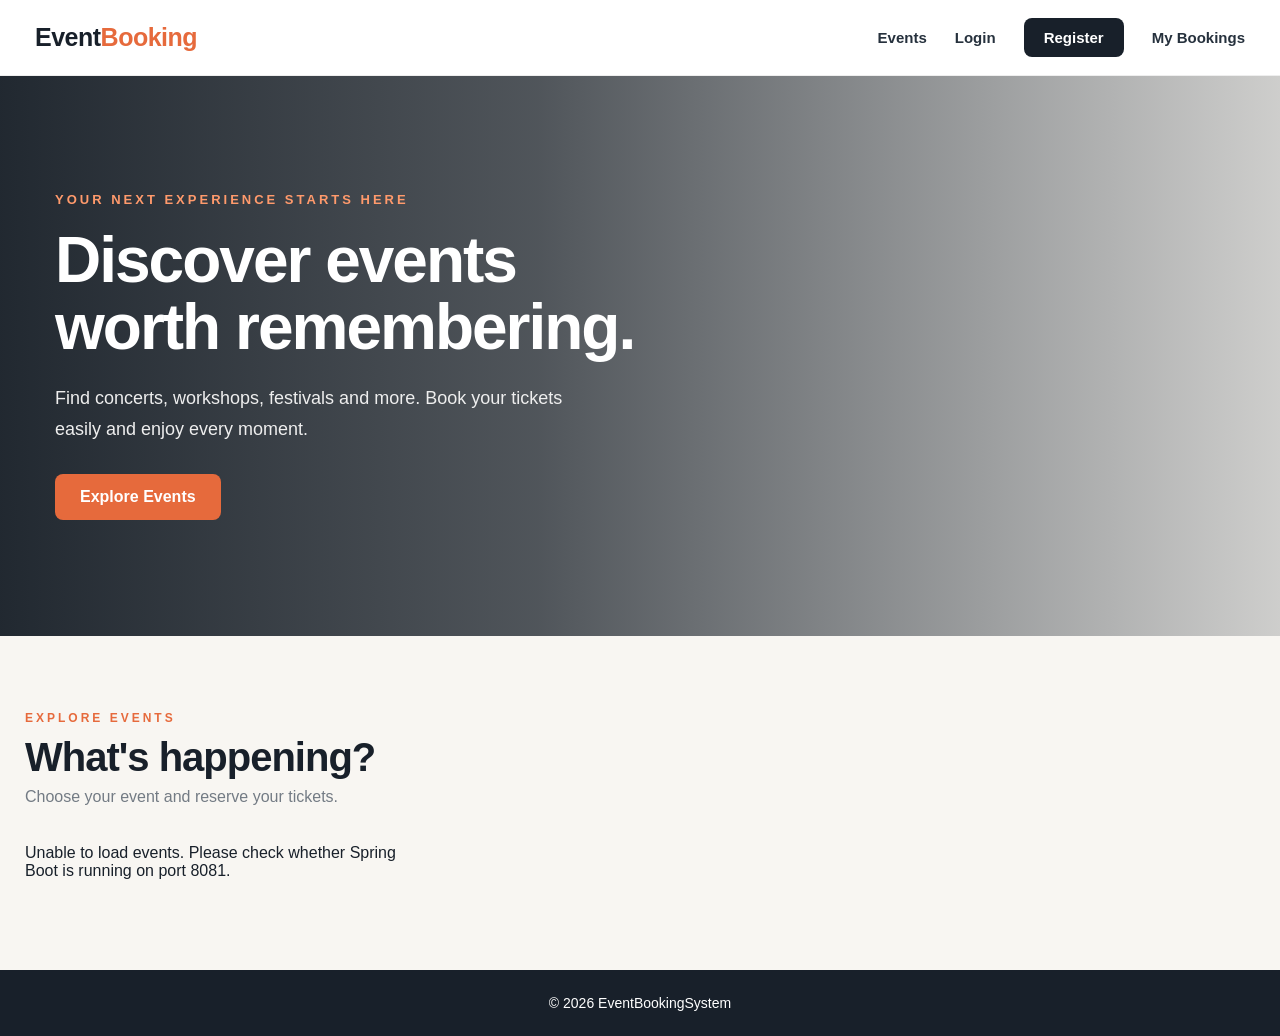
<file: eventbooking/frontend/index.html>
<!DOCTYPE html>
<html lang="en">
<head>
    <meta charset="UTF-8">
    <meta name="viewport" content="width=device-width, initial-scale=1.0">

    <title>EventBookingSystem</title>

    <link rel="stylesheet" href="style.css">
</head>

<body>

<header class="navbar">

    <div class="logo">
        Event<span>Booking</span>
    </div>

    <nav>
        <a href="#events_container">Events</a>
        <a href="login.html">Login</a>
        <a href="register.html" class="register_btn">Register</a>
        <a href="my-bookings.html">My Bookings</a>
    </nav>

</header>


<section class="hero">

    <div class="hero_content">

        <p class="hero_tag">YOUR NEXT EXPERIENCE STARTS HERE</p>

        <h1>
            Discover events<br>
            worth remembering.
        </h1>

        <p class="hero_text">
            Find concerts, workshops, festivals and more.
            Book your tickets easily and enjoy every moment.
        </p>

        <a href="#events_container" class="explore_btn">
            Explore Events
        </a>

    </div>

</section>


<div id="events_container">

    <div class="section_heading">
        <p>EXPLORE EVENTS</p>
        <h2>What's happening?</h2>
        <span>Choose your event and reserve your tickets.</span>
    </div>

    <div id="event_list">
        <!-- Events will come here -->
    </div>

</div>


<footer>
    <p>© 2026 EventBookingSystem</p>
</footer>


<script src="script.js"></script>

</body>
</html>
</file>
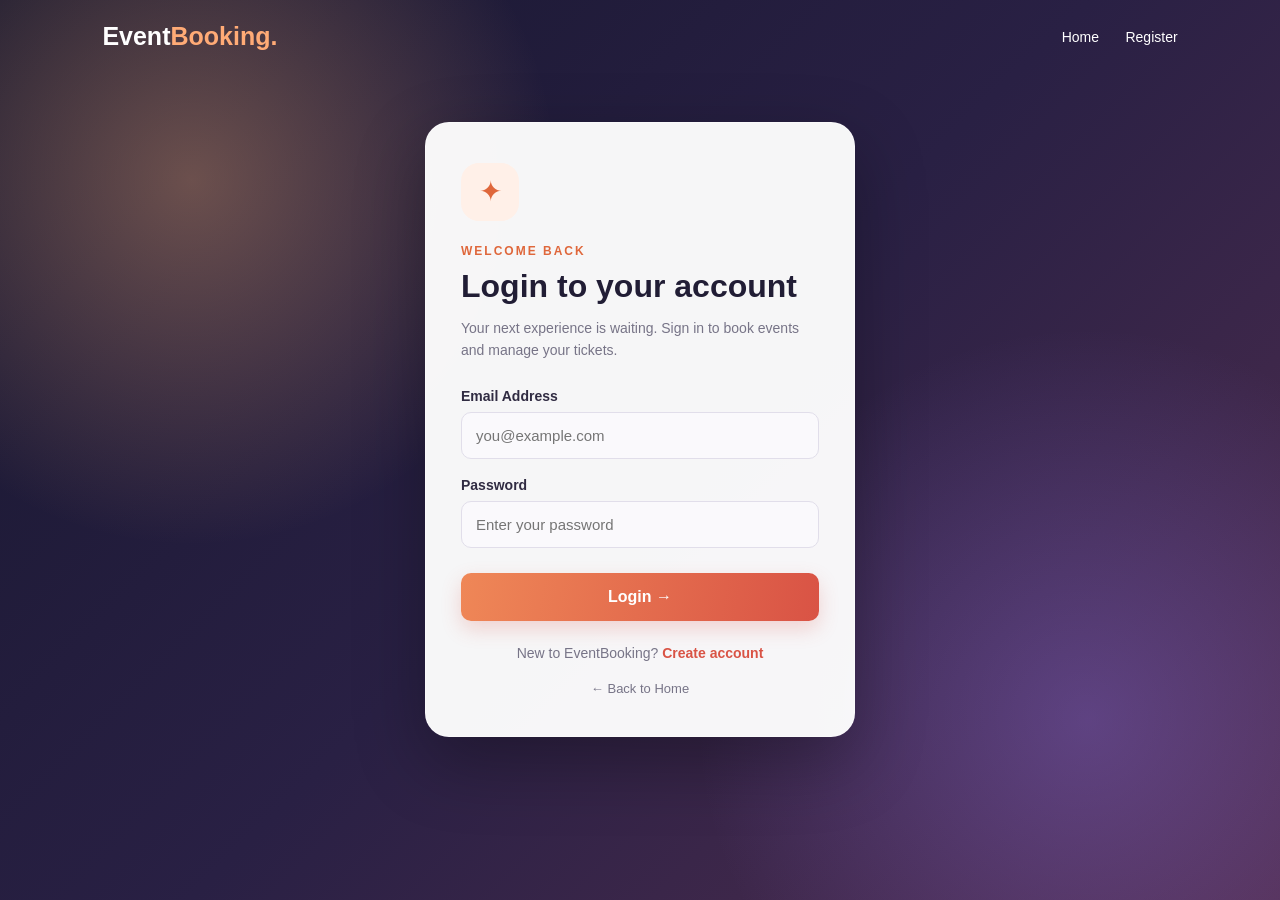
<file: eventbooking/frontend/login.html>
<!DOCTYPE html>
<html lang="en">
<head>
    <meta charset="UTF-8">
    <meta name="viewport" content="width=device-width, initial-scale=1.0">
    <title>Login | EventBooking</title>

    <style>
        * {
            margin: 0;
            padding: 0;
            box-sizing: border-box;
        }

        body {
            min-height: 100vh;
            font-family: Arial, sans-serif;
            background:
                radial-gradient(circle at 15% 20%,
                    rgba(255, 180, 120, 0.35), transparent 28%),
                radial-gradient(circle at 85% 80%,
                    rgba(157, 125, 255, 0.3), transparent 30%),
                linear-gradient(135deg, #17172f, #292044, #512e50);
            color: #222;
        }

        .navbar {
            display: flex;
            justify-content: space-between;
            align-items: center;
            padding: 22px 8%;
            color: white;
        }

        .logo {
            font-size: 25px;
            font-weight: 800;
        }

        .logo span {
            color: #ffab76;
        }

        .navbar a {
            color: white;
            text-decoration: none;
            margin-left: 22px;
            font-size: 14px;
        }

        .navbar a:hover {
            color: #ffab76;
        }

        .page {
            min-height: 82vh;
            display: flex;
            justify-content: center;
            align-items: center;
            padding: 35px 18px 60px;
        }

        .login-card {
            width: 100%;
            max-width: 430px;
            padding: 40px 35px;
            border: 1px solid rgba(255,255,255,0.35);
            border-radius: 24px;
            background: rgba(255,255,255,0.96);
            box-shadow: 0 25px 70px rgba(0,0,0,0.3);
        }

        .icon {
            width: 58px;
            height: 58px;
            display: flex;
            justify-content: center;
            align-items: center;
            margin-bottom: 23px;
            border-radius: 18px;
            background: #fff0e8;
            color: #df673b;
            font-size: 28px;
        }

        .tag {
            margin-bottom: 10px;
            color: #df673b;
            font-size: 12px;
            font-weight: 800;
            letter-spacing: 2px;
        }

        h1 {
            margin-bottom: 12px;
            color: #211d35;
            font-size: 32px;
        }

        .subtitle {
            margin-bottom: 27px;
            color: #777487;
            font-size: 14px;
            line-height: 1.6;
        }

        label {
            display: block;
            margin: 18px 0 8px;
            color: #302b42;
            font-size: 14px;
            font-weight: 700;
        }

        input {
            width: 100%;
            padding: 14px;
            border: 1px solid #e1deea;
            border-radius: 10px;
            outline: none;
            background: #faf9fc;
            font-size: 15px;
            transition: 0.2s;
        }

        input:focus {
            border-color: #e9784c;
            box-shadow: 0 0 0 3px rgba(233,120,76,0.13);
        }

        button {
            width: 100%;
            margin-top: 25px;
            padding: 15px;
            border: none;
            border-radius: 10px;
            background: linear-gradient(100deg, #ef8757, #d95345);
            color: white;
            font-size: 16px;
            font-weight: 700;
            cursor: pointer;
            box-shadow: 0 8px 20px rgba(217,83,69,0.22);
            transition: 0.2s;
        }

        button:hover:not(:disabled) {
            transform: translateY(-2px);
            box-shadow: 0 12px 24px rgba(217,83,69,0.3);
        }

        button:disabled {
            opacity: 0.7;
            cursor: wait;
        }

        #message {
            margin-top: 15px;
            font-size: 13px;
            line-height: 1.5;
            overflow-wrap: anywhere;
        }

        .register-text {
            margin-top: 24px;
            color: #777487;
            text-align: center;
            font-size: 14px;
        }

        .register-text a {
            color: #d95345;
            font-weight: 700;
            text-decoration: none;
        }

        .home-link {
            display: block;
            margin-top: 20px;
            color: #777487;
            text-align: center;
            font-size: 13px;
            text-decoration: none;
        }

        @media (max-width: 480px) {
            .navbar {
                padding: 20px;
            }

            .navbar a {
                margin-left: 10px;
            }

            .login-card {
                padding: 30px 23px;
            }

            h1 {
                font-size: 28px;
            }
        }
    </style>
</head>

<body>

<header class="navbar">
    <div class="logo">Event<span>Booking.</span></div>
    <nav>
        <a href="index.html">Home</a>
        <a href="register.html">Register</a>
    </nav>
</header>

<main class="page">
    <section class="login-card">
        <div class="icon">✦</div>
        <p class="tag">WELCOME BACK</p>
        <h1>Login to your account</h1>
        <p class="subtitle">
            Your next experience is waiting.
            Sign in to book events and manage your tickets.
        </p>

        <form id="loginForm">
            <label for="email">Email Address</label>
            <input type="email" id="email"
                   placeholder="you@example.com" required>

            <label for="password">Password</label>
            <input type="password" id="password"
                   placeholder="Enter your password" required>

            <button type="submit" id="loginButton">Login →</button>
            <p id="message" role="status" aria-live="polite"></p>
        </form>

        <p class="register-text">
            New to EventBooking?
            <a href="register.html">Create account</a>
        </p>

        <a class="home-link" href="index.html">← Back to Home</a>
    </section>
</main>

<script>
    const form = document.getElementById("loginForm");
    const message = document.getElementById("message");
    const button = document.getElementById("loginButton");

    form.addEventListener("submit", async function (e) {
        e.preventDefault();

        const email = document.getElementById("email").value.trim();
        const password = document.getElementById("password").value;

        button.disabled = true;
        button.textContent = "Logging in...";
        message.style.color = "#666";
        message.textContent = "Checking your account...";

        try {
            const params = new URLSearchParams({
                email: email,
                password: password
            });

            const response = await fetch(
                "http://localhost:8081/api/users/login?" +
                params.toString(),
                { method: "POST" }
            );

            if (response.status === 401) {
                throw new Error(
                    "Email or password is incorrect. Register first if you don't have an account."
                );
            }

            if (!response.ok) {
                throw new Error(
                    "Server error (" + response.status +
                    "). Please check the backend."
                );
            }

            const user = await response.json();

            if (user.id == null) {
                throw new Error("User ID was not returned by the server.");
            }

            // Save logged-in user details
            sessionStorage.setItem("loggedInUserId", String(user.id));
            localStorage.setItem("loggedInUserId", String(user.id));

            sessionStorage.setItem(
                "loggedInUserName",
                user.name || ""
            );

            localStorage.setItem(
                "loggedInUserName",
                user.name || ""
            );

            console.log("Login successful. User ID:", user.id);

            message.style.color = "#18834b";
            message.textContent = "Login successful! Opening home page...";

            window.location.href = "index.html";

        } catch (error) {
            message.style.color = "#c62828";
            message.textContent =
                error.message.includes("Failed to fetch")
                    ? "Cannot connect to backend. Make sure Spring Boot is running on port 8081."
                    : error.message;

        } finally {
            button.disabled = false;
            button.textContent = "Login →";
        }
    });
</script>

</body>
</html>
</file>
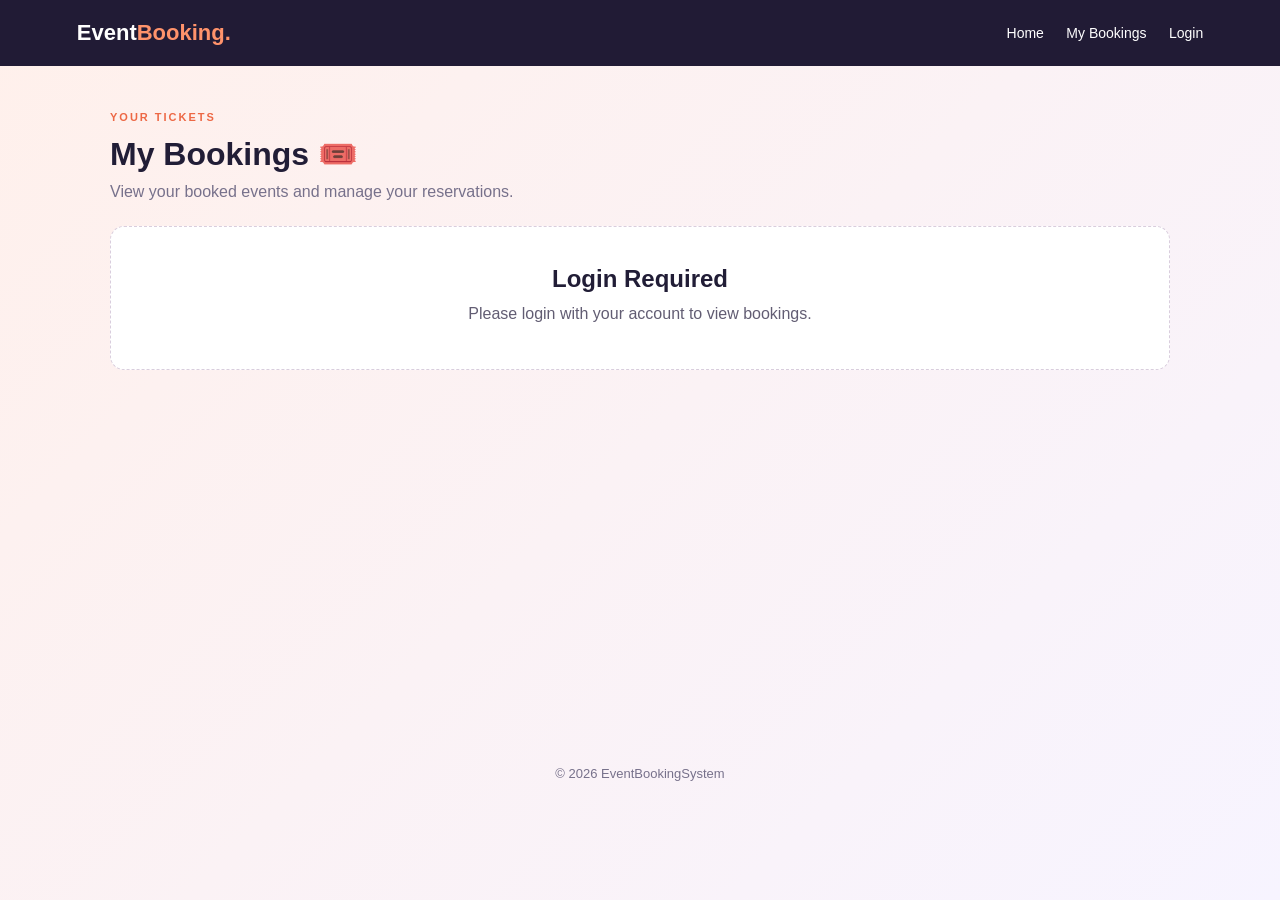
<file: eventbooking/frontend/my-bookings.html>
<!DOCTYPE html>
<html lang="en">
<head>
    <meta charset="UTF-8">
    <meta name="viewport" content="width=device-width, initial-scale=1.0">
    <title>My Bookings | EventBooking</title>

    <style>
        * {
            margin: 0;
            padding: 0;
            box-sizing: border-box;
            font-family: Arial, sans-serif;
        }

        body {
            min-height: 100vh;
            background: linear-gradient(135deg, #fff0eb, #f7f4ff);
            color: #211d36;
        }

        header {
            background: #211b35;
            color: white;
            padding: 20px 6%;
            display: flex;
            justify-content: space-between;
            align-items: center;
            flex-wrap: wrap;
            gap: 12px;
        }

        .logo {
            font-size: 22px;
            font-weight: bold;
        }

        .logo span {
            color: #ff936b;
        }

        nav a {
            color: white;
            text-decoration: none;
            margin-left: 18px;
            font-size: 14px;
        }

        .container {
            max-width: 1100px;
            margin: 45px auto;
            padding: 0 20px;
            min-height: 65vh;
        }

        .subtitle {
            color: #ed6845;
            font-size: 11px;
            font-weight: bold;
            letter-spacing: 2px;
            margin-bottom: 12px;
        }

        h1 {
            font-size: 32px;
            margin-bottom: 10px;
        }

        .description {
            color: #77718b;
            margin-bottom: 25px;
        }

        #status {
            margin: 20px 0;
            color: #625d73;
        }

        #bookingList {
            display: grid;
            grid-template-columns: repeat(auto-fit, minmax(270px, 1fr));
            gap: 20px;
        }

        .booking-card {
            background: white;
            border-radius: 14px;
            padding: 24px;
            border: 1px solid #eee5ef;
            box-shadow: 0 8px 25px #241c3510;
        }

        .booking-card h2 {
            font-size: 20px;
            margin-bottom: 18px;
        }

        .booking-card p {
            margin: 12px 0;
            color: #625d73;
            font-size: 14px;
            overflow-wrap: anywhere;
        }

        .total {
            color: #e96843 !important;
            font-weight: bold;
            font-size: 18px !important;
        }

        button, .explore-btn {
            display: inline-block;
            border: none;
            border-radius: 7px;
            padding: 12px 18px;
            margin-top: 12px;
            background: #e96d49;
            color: white;
            font-weight: bold;
            text-decoration: none;
            cursor: pointer;
        }

        .cancel-btn {
            background: #c83c4a;
        }

        button:disabled {
            opacity: 0.6;
            cursor: not-allowed;
        }

        .empty {
            background: white;
            text-align: center;
            padding: 38px 20px;
            border: 1px dashed #d9cddd;
            border-radius: 14px;
            grid-column: 1 / -1;
        }

        .empty h2 {
            margin-bottom: 12px;
        }

        .empty p {
            margin-bottom: 8px;
            color: #625d73;
        }

        footer {
            text-align: center;
            color: #77718b;
            padding: 25px;
            font-size: 13px;
        }

        @media (max-width: 550px) {
            header {
                padding: 18px;
            }

            nav a {
                margin-left: 8px;
            }

            h1 {
                font-size: 26px;
            }
        }
    </style>
</head>

<body>

<header>
    <div class="logo">Event<span>Booking.</span></div>
    <nav>
        <a href="index.html">Home</a>
        <a href="my-bookings.html">My Bookings</a>
        <a href="login.html" id="loginLink">Login</a>
        <a href="#" id="logoutLink" style="display:none;">Logout</a>
    </nav>
</header>

<main class="container">
    <p class="subtitle">YOUR TICKETS</p>
    <h1>My Bookings 🎟️</h1>
    <p class="description">
        View your booked events and manage your reservations.
    </p>

    <p id="status">Loading bookings...</p>
    <section id="bookingList"></section>
</main>

<footer>© 2026 EventBookingSystem</footer>

<script>
    const API = "http://localhost:8081";

    const bookingList = document.getElementById("bookingList");
    const statusText = document.getElementById("status");
    const loginLink = document.getElementById("loginLink");
    const logoutLink = document.getElementById("logoutLink");

    function getUserId() {
        return Number(
            sessionStorage.getItem("loggedInUserId") ||
            localStorage.getItem("loggedInUserId") ||
            0
        );
    }

    if (getUserId() > 0) {
        loginLink.style.display = "none";
        logoutLink.style.display = "inline";
    }

    logoutLink.addEventListener("click", function(e) {
        e.preventDefault();

        sessionStorage.removeItem("loggedInUserId");
        sessionStorage.removeItem("loggedInUserName");
        localStorage.removeItem("loggedInUserId");
        localStorage.removeItem("loggedInUserName");

        window.location.href = "login.html";
    });

    function showMessage(title, message, showExplore = false) {
        bookingList.innerHTML = "";

        const box = document.createElement("div");
        box.className = "empty";

        const heading = document.createElement("h2");
        heading.textContent = title;

        const paragraph = document.createElement("p");
        paragraph.textContent = message;

        box.appendChild(heading);
        box.appendChild(paragraph);

        if (showExplore) {
            const link = document.createElement("a");
            link.href = "index.html";
            link.className = "explore-btn";
            link.textContent = "Explore Events";
            box.appendChild(link);
        }

        bookingList.appendChild(box);
    }

    async function loadBookings() {
        bookingList.innerHTML = "";
        statusText.textContent = "Loading bookings...";

        const userId = getUserId();

        if (!Number.isInteger(userId) || userId <= 0) {
            statusText.textContent = "";
            showMessage(
                "Login Required",
                "Please login with your account to view bookings."
            );
            return;
        }

        try {
            const response = await fetch(
                `${API}/api/bookings/user/${userId}`
            );

            if (!response.ok) {
                throw new Error(
                    "Booking API error: " + response.status
                );
            }

            const bookings = await response.json();

            if (!Array.isArray(bookings)) {
                throw new Error("Unexpected booking data from server.");
            }

            const eventResponse = await fetch(`${API}/api/events`);

            if (!eventResponse.ok) {
                throw new Error("Unable to load event details.");
            }

            const events = await eventResponse.json();

            const eventMap = new Map(
                events.map(event => [Number(event.id), event])
            );

            statusText.textContent = "";

            if (bookings.length === 0) {
                showMessage(
                    "No Bookings Found",
                    "You have no bookings yet.",
                    true
                );
                return;
            }

            bookings.forEach(booking => {
                const event = eventMap.get(Number(booking.eventId));
                const card = document.createElement("article");
                card.className = "booking-card";

                const heading = document.createElement("h2");
                heading.textContent = event
                    ? event.name
                    : "Event #" + booking.eventId;

                card.appendChild(heading);

                const details = [
                    ["Booking ID", booking.id],
                    ["Event Date", event?.date || "Not available"],
                    ["Location", event?.location || "Not available"],
                    ["Tickets", booking.numberOfTickets]
                ];

                details.forEach(([label, value]) => {
                    const p = document.createElement("p");
                    p.textContent = label + ": " + (value ?? "Not available");
                    card.appendChild(p);
                });

                const total = document.createElement("p");
                total.className = "total";
                total.textContent =
                    "Total: ₹" + Number(booking.totalPrice || 0).toFixed(2);
                card.appendChild(total);

                const cancelButton = document.createElement("button");
                cancelButton.className = "cancel-btn";
                cancelButton.textContent = "Cancel Booking";

                cancelButton.addEventListener("click", async function() {
                    cancelButton.disabled = true;
                    cancelButton.textContent = "Cancelling...";
                    statusText.textContent = "";

                    try {
                        const cancelResponse = await fetch(
                            `${API}/api/bookings/${booking.id}`,
                            { method: "DELETE" }
                        );

                        if (!cancelResponse.ok) {
                            throw new Error(
                                "Cancellation failed: " + cancelResponse.status
                            );
                        }

                        await loadBookings();

                    } catch (error) {
                        console.error("Cancellation error:", error);
                        statusText.textContent =
                            error.message || "Unable to cancel booking.";

                        cancelButton.disabled = false;
                        cancelButton.textContent = "Cancel Booking";
                    }
                });

                card.appendChild(cancelButton);
                bookingList.appendChild(card);
            });

        } catch (error) {
            console.error("Loading bookings failed:", error);
            statusText.textContent =
                "Unable to load bookings: " + error.message;

            showMessage(
                "Unable to Load Bookings",
                "Check that Spring Boot is running on port 8081 and try refreshing the page."
            );

            const retry = document.createElement("button");
            retry.textContent = "Try Again";
            retry.addEventListener("click", loadBookings);
            bookingList.firstElementChild?.appendChild(retry);
        }
    }

    loadBookings();
</script>

</body>
</html>
</file>
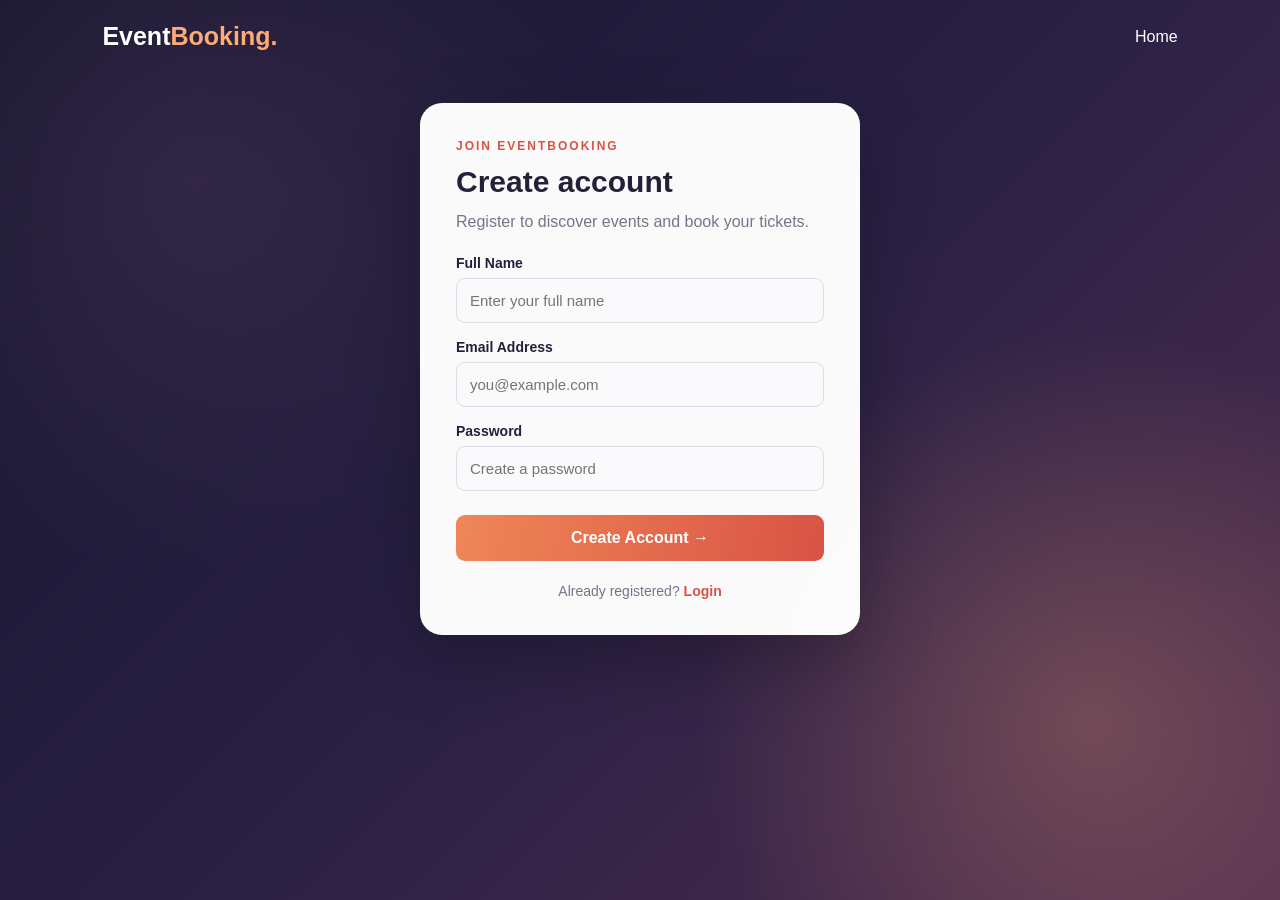
<file: eventbooking/frontend/register.html>
<!DOCTYPE html>
<html lang="en">
<head>
    <meta charset="UTF-8">
    <meta name="viewport" content="width=device-width, initial-scale=1.0">
    <title>Register | EventBooking</title>

    <style>
        * { box-sizing: border-box; margin: 0; padding: 0; }

        body {
            min-height: 100vh;
            font-family: Arial, sans-serif;
            background:
                radial-gradient(circle at 15% 20%, #704c743d, transparent 30%),
                radial-gradient(circle at 85% 80%, #ffab7640, transparent 30%),
                linear-gradient(135deg, #17172f, #292044, #512e50);
            color: #242039;
        }

        header {
            display: flex;
            justify-content: space-between;
            align-items: center;
            padding: 22px 8%;
            color: white;
        }

        .logo { font-size: 25px; font-weight: 800; }
        .logo span { color: #ffab76; }
        header a { color: white; text-decoration: none; }

        main {
            width: calc(100% - 32px);
            max-width: 440px;
            margin: 30px auto 55px;
            padding: 35px;
            border: 1px solid #ffffff66;
            border-radius: 22px;
            background: #fffffffa;
            box-shadow: 0 25px 70px #00000040;
        }

        .tag {
            color: #d95345;
            font-size: 12px;
            font-weight: bold;
            letter-spacing: 2px;
            margin-bottom: 12px;
        }

        h1 { font-size: 30px; margin-bottom: 10px; }
        .subtitle { color: #777487; line-height: 1.6; margin-bottom: 20px; }

        label {
            display: block;
            margin: 16px 0 7px;
            font-size: 14px;
            font-weight: bold;
        }

        input {
            width: 100%;
            padding: 13px;
            border: 1px solid #dedbe7;
            border-radius: 9px;
            background: #faf9fc;
            font-size: 15px;
            outline: none;
        }

        input:focus {
            border-color: #e9784c;
            box-shadow: 0 0 0 3px #e9784c20;
        }

        button {
            width: 100%;
            margin-top: 24px;
            padding: 14px;
            border: 0;
            border-radius: 9px;
            color: white;
            background: linear-gradient(100deg, #ef8757, #d95345);
            font-size: 16px;
            font-weight: bold;
            cursor: pointer;
        }

        button:disabled { opacity: .65; cursor: wait; }

        #message {
            margin-top: 15px;
            font-size: 14px;
            line-height: 1.5;
            overflow-wrap: anywhere;
        }

        .bottom {
            margin-top: 22px;
            text-align: center;
            color: #777487;
            font-size: 14px;
        }

        .bottom a { color: #d95345; font-weight: bold; text-decoration: none; }
    </style>
</head>

<body>
<header>
    <div class="logo">Event<span>Booking.</span></div>
    <a href="index.html">Home</a>
</header>

<main>
    <p class="tag">JOIN EVENTBOOKING</p>
    <h1>Create account</h1>
    <p class="subtitle">Register to discover events and book your tickets.</p>

    <form id="registerForm">
        <label for="name">Full Name</label>
        <input id="name" type="text" placeholder="Enter your full name" required>

        <label for="email">Email Address</label>
        <input id="email" type="email" placeholder="you@example.com"
               autocomplete="email" required>

        <label for="password">Password</label>
        <input id="password" type="password" placeholder="Create a password"
               minlength="6" autocomplete="new-password" required>

        <button id="registerButton" type="submit">Create Account →</button>
        <p id="message" role="status" aria-live="polite"></p>
    </form>

    <p class="bottom">
        Already registered? <a href="login.html">Login</a>
    </p>
</main>

<script>
    const form = document.getElementById("registerForm");
    const message = document.getElementById("message");
    const button = document.getElementById("registerButton");

    form.addEventListener("submit", async function (e) {
        e.preventDefault();

        const name = document.getElementById("name").value.trim();
        const email = document.getElementById("email").value.trim();
        const password = document.getElementById("password").value;

        if (!name || !email || !password) {
            message.style.color = "#c62828";
            message.textContent = "Please fill in all fields.";
            return;
        }

        button.disabled = true;
        button.textContent = "Creating account...";
        message.textContent = "";

        try {
            const response = await fetch(
                "http://localhost:8081/api/users/register",
                {
                    method: "POST",
                    headers: { "Content-Type": "application/json" },
                    body: JSON.stringify({ name, email, password })
                }
            );

            const text = await response.text();

            if (!response.ok) {
                throw new Error(
                    "Registration failed (" + response.status + "). " +
                    (text || "Please check your User entity and backend.")
                );
            }

            message.style.color = "#18834b";
            message.textContent = "Registration successful! Redirecting to login...";

            setTimeout(() => {
                window.location.href = "login.html";
            }, 1200);

        } catch (error) {
            message.style.color = "#c62828";
            message.textContent = error.message.includes("Failed to fetch")
                ? "Cannot connect to backend. Check whether Spring Boot is running on port 8081."
                : error.message;
        } finally {
            button.disabled = false;
            button.textContent = "Create Account →";
        }
    });
</script>
</body>
</html>
</file>
<file: eventbooking/frontend/style.css>
* {
    margin: 0;
    padding: 0;
    box-sizing: border-box;
}

body {
    font-family: Arial, sans-serif;
    background: #f8f6f2;
    color: #18202a;
}


/* =========================
   NAVBAR
   ========================= */

.navbar {
    width: 100%;
    height: 76px;

    background: #ffffff;

    display: flex;
    align-items: center;
    justify-content: space-between;

    padding: 0 35px;

    position: sticky;
    top: 0;
    z-index: 100;

    border-bottom: 1px solid #eeeeee;
}

.logo {
    font-size: 25px;
    font-weight: 800;
    letter-spacing: -0.5px;
}

.logo span {
    color: #e66a3c;
}

.navbar nav {
    display: flex;
    align-items: center;
    gap: 28px;
}

.navbar nav a {
    text-decoration: none;
    color: #26313d;
    font-size: 15px;
    font-weight: 600;

    transition: 0.25s ease;
}

.navbar nav a:hover {
    color: #e66a3c;
}

.register_btn {
    background: #18202a;
    color: white !important;

    padding: 11px 20px;

    border-radius: 8px;
}

.register_btn:hover {
    background: #e66a3c;
}


/* =========================
   HERO SECTION
   ========================= */

.hero {
    min-height: 560px;

    display: flex;
    align-items: center;

    padding: 70px 55px;

    background:
        linear-gradient(
            90deg,
            rgba(15, 23, 32, 0.92) 0%,
            rgba(15, 23, 32, 0.72) 42%,
            rgba(15, 23, 32, 0.18) 100%
        ),
        url("https://images.unsplash.com/photo-1506157786151-b8491531f063?auto=format&fit=crop&w=1800&q=85");

    background-size: cover;
    background-position: center;

    color: white;
}

.hero_content {
    max-width: 650px;
}

.hero_tag {
    font-size: 13px;
    letter-spacing: 3px;
    font-weight: bold;

    color: #ff9a6c;

    margin-bottom: 20px;
}

.hero h1 {
    font-size: 64px;
    line-height: 1.05;
    letter-spacing: -2px;

    margin-bottom: 22px;
}

.hero_text {
    max-width: 540px;

    font-size: 18px;
    line-height: 1.7;

    color: #eeeeee;

    margin-bottom: 30px;
}

.explore_btn {
    display: inline-block;

    background: #e66a3c;
    color: white;

    text-decoration: none;

    padding: 14px 25px;

    border-radius: 8px;

    font-weight: bold;

    transition: 0.3s ease;
}

.explore_btn:hover {
    background: #f27d50;

    transform: translateY(-2px);
}


/* =========================
   EVENTS SECTION
   ========================= */

#events_container {
    width: 100%;

    max-width: none;

    margin: 75px 0;

    padding: 0 25px;
}

.section_heading {
    margin-bottom: 38px;
}

.section_heading p {
    color: #e66a3c;

    font-size: 12px;
    font-weight: bold;

    letter-spacing: 3px;

    margin-bottom: 10px;
}

.section_heading h2 {
    font-size: 40px;

    letter-spacing: -1px;

    margin-bottom: 8px;
}

.section_heading span {
    color: #737b84;

    font-size: 16px;
}


/* =========================
   EVENT LIST
   ========================= */

#event_list {
    width: 100%;

    display: grid;

    grid-template-columns:
        repeat(3, minmax(0, 1fr));

    gap: 22px;
}


/* =========================
   EVENT CARD
   ========================= */

.event-card {
    width: 100%;

    background: #ffffff;

    border-radius: 16px;

    overflow: hidden;

    border: 1px solid #ececec;

    box-shadow:
        0 8px 25px rgba(0, 0, 0, 0.05);

    transition: 0.3s ease;
}

.event-card:hover {
    transform: translateY(-7px);

    box-shadow:
        0 18px 35px rgba(0, 0, 0, 0.10);
}


/* =========================
   EVENT IMAGE
   ========================= */

.event-image {
    width: 100%;

    height: 210px;

    object-fit: cover;

    display: block;
}


/* =========================
   EVENT CONTENT
   ========================= */

.event-content {
    padding: 22px;
}

.event-content h3 {
    font-size: 22px;

    margin-bottom: 14px;
}

.event-content p {
    color: #6c737b;

    font-size: 14px;

    margin-bottom: 9px;
}

.event-price {
    color: #e66a3c !important;

    font-size: 22px !important;

    font-weight: bold;

    margin-top: 16px;
}

.ticket_info {
    display: inline-block;

    background: #f1f4f6;

    color: #36404a;

    padding: 7px 11px;

    border-radius: 20px;

    font-size: 12px;

    font-weight: bold;
}


/* =========================
   FOOTER
   ========================= */

footer {
    background: #18202a;

    color: white;

    text-align: center;

    padding: 25px;

    margin-top: 90px;

    font-size: 14px;
}


/* =========================
   RESPONSIVE
   ========================= */

@media (max-width: 1000px) {

    #events_container {
        padding: 0 20px;
    }

    #event_list {
        grid-template-columns: repeat(2, 1fr);
    }

    .hero h1 {
        font-size: 50px;
    }
}


@media (max-width: 600px) {

    .navbar {
        padding: 20px;

        height: auto;

        flex-direction: column;

        gap: 18px;
    }

    .navbar nav {
        gap: 15px;
    }

    .hero {
        padding: 45px 22px;
    }

    .hero h1 {
        font-size: 38px;
    }

    #event_list {
        grid-template-columns: 1fr;
    }

    #events_container {
        padding: 0 15px;
    }
}


/* =========================
   BOOKING CONTROLS
   ========================= */

.booking-controls {
    margin-top: 20px;
    padding-top: 18px;
    border-top: 1px solid #eeeeee;
}

.booking-controls label {
    display: block;
    margin-bottom: 8px;
    font-size: 14px;
    font-weight: 700;
}

.ticket-quantity {
    width: 100%;
    padding: 11px 12px;
    border: 1px solid #d7dce2;
    border-radius: 8px;
    font-size: 16px;
    background: #ffffff;
    color: #18202a;
}

.ticket-quantity:focus {
    outline: 2px solid #e66a3c;
    border-color: #e66a3c;
}

.total-price {
    margin-top: 14px;
    font-size: 16px;
    font-weight: 700;
    color: #18202a;
}

.total-amount {
    color: #e66a3c;
}

.book-btn {
    width: 100%;
    margin-top: 14px;
    padding: 13px 16px;
    border: none;
    border-radius: 8px;
    background: #e66a3c;
    color: #ffffff;
    font-size: 15px;
    font-weight: 700;
    cursor: pointer;
    transition: background 0.25s ease, transform 0.25s ease;
}

.book-btn:hover:not(:disabled) {
    background: #c95127;
    transform: translateY(-2px);
}

.book-btn:disabled {
    background: #a6abb1;
    cursor: not-allowed;
    transform: none;
}

.booking-message {
    margin-top: 12px;
    font-size: 13px;
    line-height: 1.5;
    overflow-wrap: anywhere;
}

.success-message {
    color: #18834b;
    font-weight: 700;
}

@media (max-width: 600px) {
    .booking-controls {
        margin-top: 16px;
    }

    .event-content {
        padding: 17px;
    }
}
</file>
